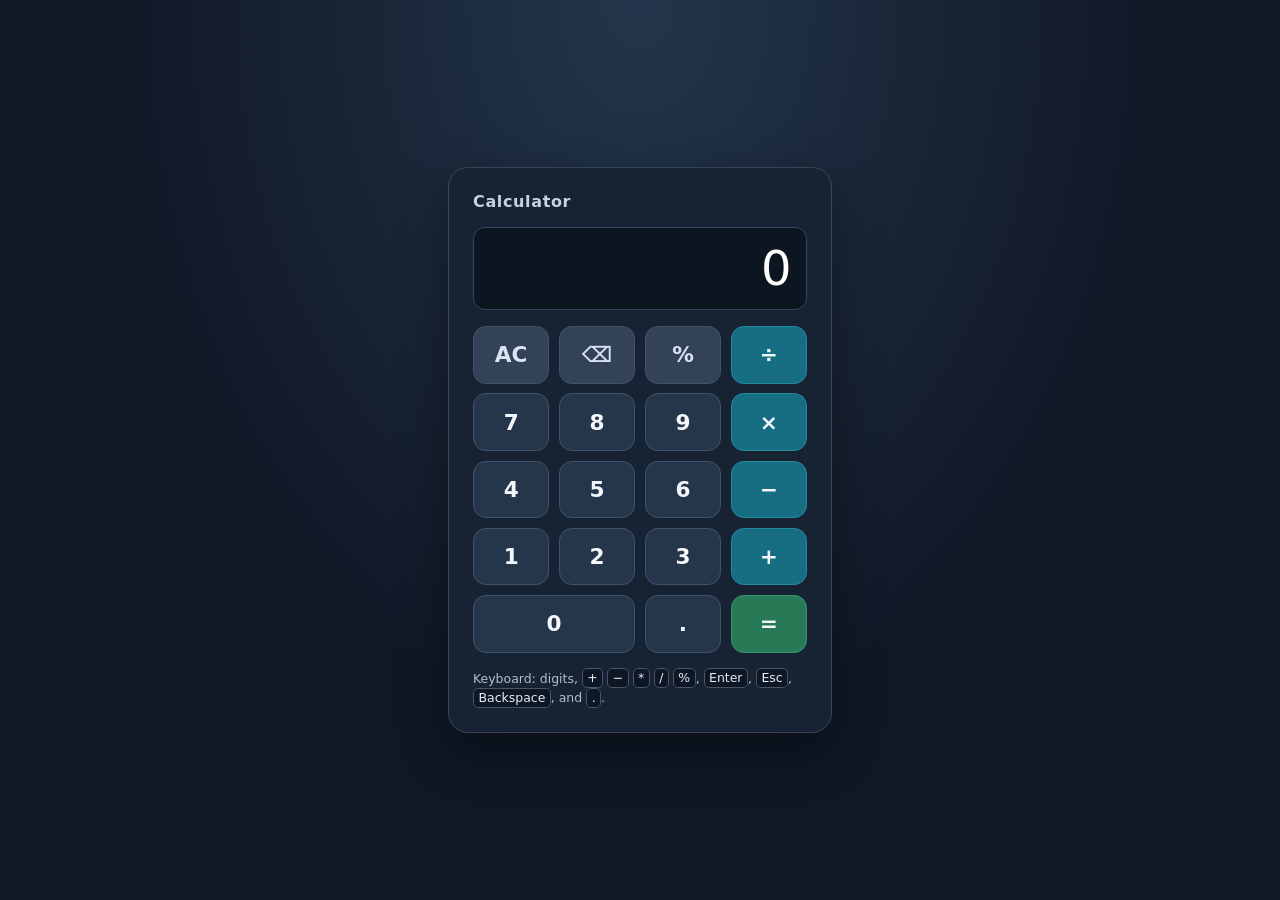
<file: examples/interactive-calculator/index.html>
<!doctype html>
<html lang="en">
<head>
  <meta charset="utf-8">
  <meta name="viewport" content="width=device-width, initial-scale=1">
  <meta name="theme-color" content="#101826">
  <title>Interactive Calculator</title>
  <link rel="stylesheet" href="./styles.css">
  <script src="./calculator.js" defer></script>
</head>
<body>
  <main class="page">
    <section class="calculator" aria-labelledby="calculator-title">
      <h1 id="calculator-title">Calculator</h1>
      <output id="display" class="display" role="status" aria-live="polite" aria-atomic="true">0</output>
      <div class="keys" role="group" aria-label="Calculator controls">
        <button type="button" class="function" data-action="clear" aria-label="All clear">AC</button>
        <button type="button" class="function" data-action="backspace" aria-label="Backspace">⌫</button>
        <button type="button" class="function" data-operator="%" aria-label="Modulo remainder">%</button>
        <button type="button" class="operator" data-operator="/" aria-label="Divide">÷</button>

        <button type="button" data-digit="7" aria-label="7">7</button>
        <button type="button" data-digit="8" aria-label="8">8</button>
        <button type="button" data-digit="9" aria-label="9">9</button>
        <button type="button" class="operator" data-operator="*" aria-label="Multiply">×</button>

        <button type="button" data-digit="4" aria-label="4">4</button>
        <button type="button" data-digit="5" aria-label="5">5</button>
        <button type="button" data-digit="6" aria-label="6">6</button>
        <button type="button" class="operator" data-operator="-" aria-label="Subtract">−</button>

        <button type="button" data-digit="1" aria-label="1">1</button>
        <button type="button" data-digit="2" aria-label="2">2</button>
        <button type="button" data-digit="3" aria-label="3">3</button>
        <button type="button" class="operator" data-operator="+" aria-label="Add">+</button>

        <button type="button" class="zero" data-digit="0" aria-label="0">0</button>
        <button type="button" data-action="decimal" aria-label="Decimal point">.</button>
        <button type="button" class="operator equals" data-action="equals" aria-label="Equals">=</button>
      </div>
      <p class="keyboard-hint">Keyboard: digits, <kbd>+</kbd> <kbd>−</kbd> <kbd>*</kbd> <kbd>/</kbd> <kbd>%</kbd>, <kbd>Enter</kbd>, <kbd>Esc</kbd>, <kbd>Backspace</kbd>, and <kbd>.</kbd>.</p>
    </section>
  </main>
</body>
</html>
</file>
<file: examples/interactive-calculator/styles.css>
:root {
  color-scheme: dark;
  font-family: Inter, ui-sans-serif, system-ui, -apple-system, BlinkMacSystemFont, "Segoe UI", sans-serif;
  background: #101826;
  color: #eef3fb;
}

* { box-sizing: border-box; }

body {
  min-width: 280px;
  min-height: 100vh;
  margin: 0;
  background: radial-gradient(ellipse at top, #24354b 0, #101826 58%);
}

.page {
  min-height: 100vh;
  display: grid;
  place-items: center;
  padding: 1.25rem;
}

.calculator {
  width: min(100%, 24rem);
  padding: clamp(1rem, 4vw, 1.5rem);
  border: 1px solid #36465a;
  border-radius: 1.25rem;
  background: #172333;
  box-shadow: 0 1.25rem 3rem #0006;
}

h1 {
  margin: 0 0 1rem;
  color: #c3d2e5;
  font-size: 1rem;
  font-weight: 600;
  letter-spacing: 0.04em;
}

.display {
  display: block;
  min-height: 4.5rem;
  margin-bottom: 1rem;
  padding: 0.75rem 0.9rem;
  overflow: hidden;
  border: 1px solid #34475c;
  border-radius: 0.75rem;
  background: #0d1520;
  color: #fff;
  font-variant-numeric: tabular-nums;
  font-size: clamp(2rem, 10vw, 3rem);
  line-height: 1.2;
  text-align: right;
  text-overflow: ellipsis;
  white-space: nowrap;
}

.keys {
  display: grid;
  grid-template-columns: repeat(4, minmax(0, 1fr));
  gap: 0.6rem;
}

button {
  min-height: 3.6rem;
  border: 1px solid #40536a;
  border-radius: 0.8rem;
  background: #25364a;
  color: #f4f7fc;
  font: inherit;
  font-size: 1.35rem;
  font-weight: 600;
  cursor: pointer;
  touch-action: manipulation;
  transition: background-color 100ms ease, transform 100ms ease;
}

button:hover { background: #344b64; }
button:active { transform: translateY(1px); }
button:focus-visible { outline: 3px solid #8bc4ff; outline-offset: 2px; }
button.function { background: #334257; color: #d8e4f3; }
button.function:hover { background: #435670; }
button.operator { background: #176d82; border-color: #2389a1; }
button.operator:hover { background: #20859c; }
button.equals { background: #287a57; border-color: #37956d; }
button.equals:hover { background: #32936a; }
button.zero { grid-column: span 2; }

.keyboard-hint {
  margin: 1rem 0 0;
  color: #aebdd0;
  font-size: 0.78rem;
  line-height: 1.6;
}

kbd {
  padding: 0.08rem 0.28rem;
  border: 1px solid #45566b;
  border-radius: 0.3rem;
  background: #0e1723;
  color: #e4edf8;
  font: inherit;
}

@media (max-width: 360px) {
  .keys { gap: 0.4rem; }
  button { min-height: 3.2rem; }
}
</file>
